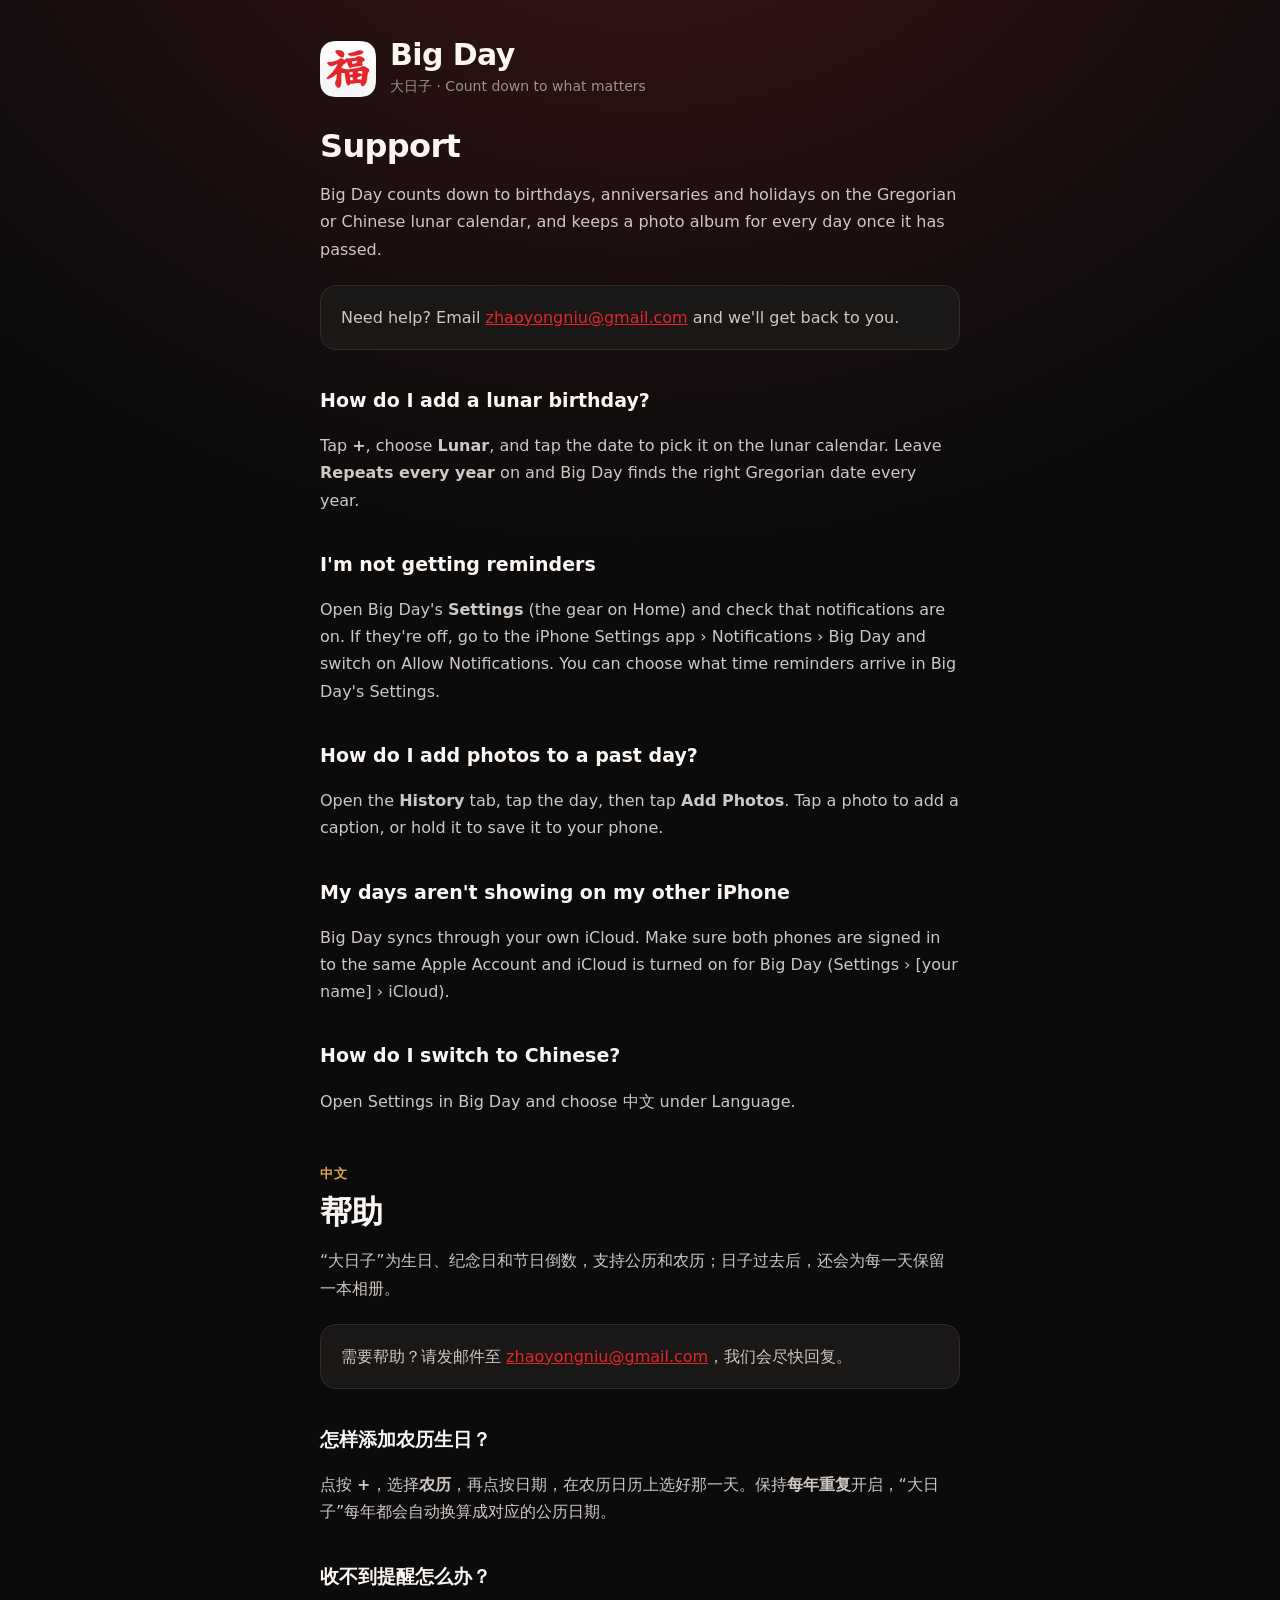
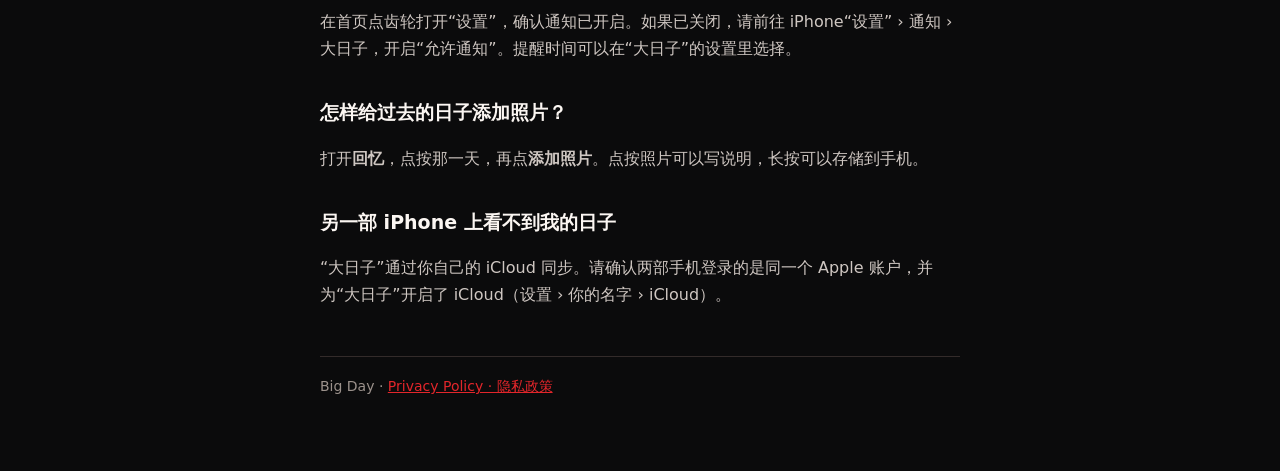
<file: bigday/index.html>
<!doctype html>
<html lang="en">
<head>
<meta charset="utf-8">
<meta name="viewport" content="width=device-width, initial-scale=1">
<title>Big Day Support</title>
<meta name="description" content="Help with Big Day, the countdown app for Gregorian and Chinese lunar dates.">
<link rel="stylesheet" href="style.css">
</head>
<body>
<main>
  <header>
    <img src="logo.png" alt="">
    <div><div class="brand">Big Day</div><div class="tag">大日子 · Count down to what matters</div></div>
  </header>

  <h1>Support</h1>
  <p>Big Day counts down to birthdays, anniversaries and holidays on the Gregorian or Chinese lunar calendar, and keeps a photo album for every day once it has passed.</p>

  <div class="card"><p>Need help? Email <a href="mailto:zhaoyongniu@gmail.com">zhaoyongniu@gmail.com</a> and we'll get back to you.</p></div>

  <h2>How do I add a lunar birthday?</h2>
  <p>Tap <strong>+</strong>, choose <strong>Lunar</strong>, and tap the date to pick it on the lunar calendar. Leave <strong>Repeats every year</strong> on and Big Day finds the right Gregorian date every year.</p>

  <h2>I'm not getting reminders</h2>
  <p>Open Big Day's <strong>Settings</strong> (the gear on Home) and check that notifications are on. If they're off, go to the iPhone Settings app › Notifications › Big Day and switch on Allow Notifications. You can choose what time reminders arrive in Big Day's Settings.</p>

  <h2>How do I add photos to a past day?</h2>
  <p>Open the <strong>History</strong> tab, tap the day, then tap <strong>Add Photos</strong>. Tap a photo to add a caption, or hold it to save it to your phone.</p>

  <h2>My days aren't showing on my other iPhone</h2>
  <p>Big Day syncs through your own iCloud. Make sure both phones are signed in to the same Apple Account and iCloud is turned on for Big Day (Settings › [your name] › iCloud).</p>

  <h2>How do I switch to Chinese?</h2>
  <p>Open Settings in Big Day and choose 中文 under Language.</p>

  <div class="lang">中文</div>
  <h1>帮助</h1>
  <p>“大日子”为生日、纪念日和节日倒数，支持公历和农历；日子过去后，还会为每一天保留一本相册。</p>

  <div class="card"><p>需要帮助？请发邮件至 <a href="mailto:zhaoyongniu@gmail.com">zhaoyongniu@gmail.com</a>，我们会尽快回复。</p></div>

  <h2>怎样添加农历生日？</h2>
  <p>点按 <strong>+</strong>，选择<strong>农历</strong>，再点按日期，在农历日历上选好那一天。保持<strong>每年重复</strong>开启，“大日子”每年都会自动换算成对应的公历日期。</p>

  <h2>收不到提醒怎么办？</h2>
  <p>在首页点齿轮打开“设置”，确认通知已开启。如果已关闭，请前往 iPhone“设置” › 通知 › 大日子，开启“允许通知”。提醒时间可以在“大日子”的设置里选择。</p>

  <h2>怎样给过去的日子添加照片？</h2>
  <p>打开<strong>回忆</strong>，点按那一天，再点<strong>添加照片</strong>。点按照片可以写说明，长按可以存储到手机。</p>

  <h2>另一部 iPhone 上看不到我的日子</h2>
  <p>“大日子”通过你自己的 iCloud 同步。请确认两部手机登录的是同一个 Apple 账户，并为“大日子”开启了 iCloud（设置 › 你的名字 › iCloud）。</p>

  <footer>Big Day · <a href="privacy/">Privacy Policy · 隐私政策</a></footer>
</main>
</body>
</html>
</file>
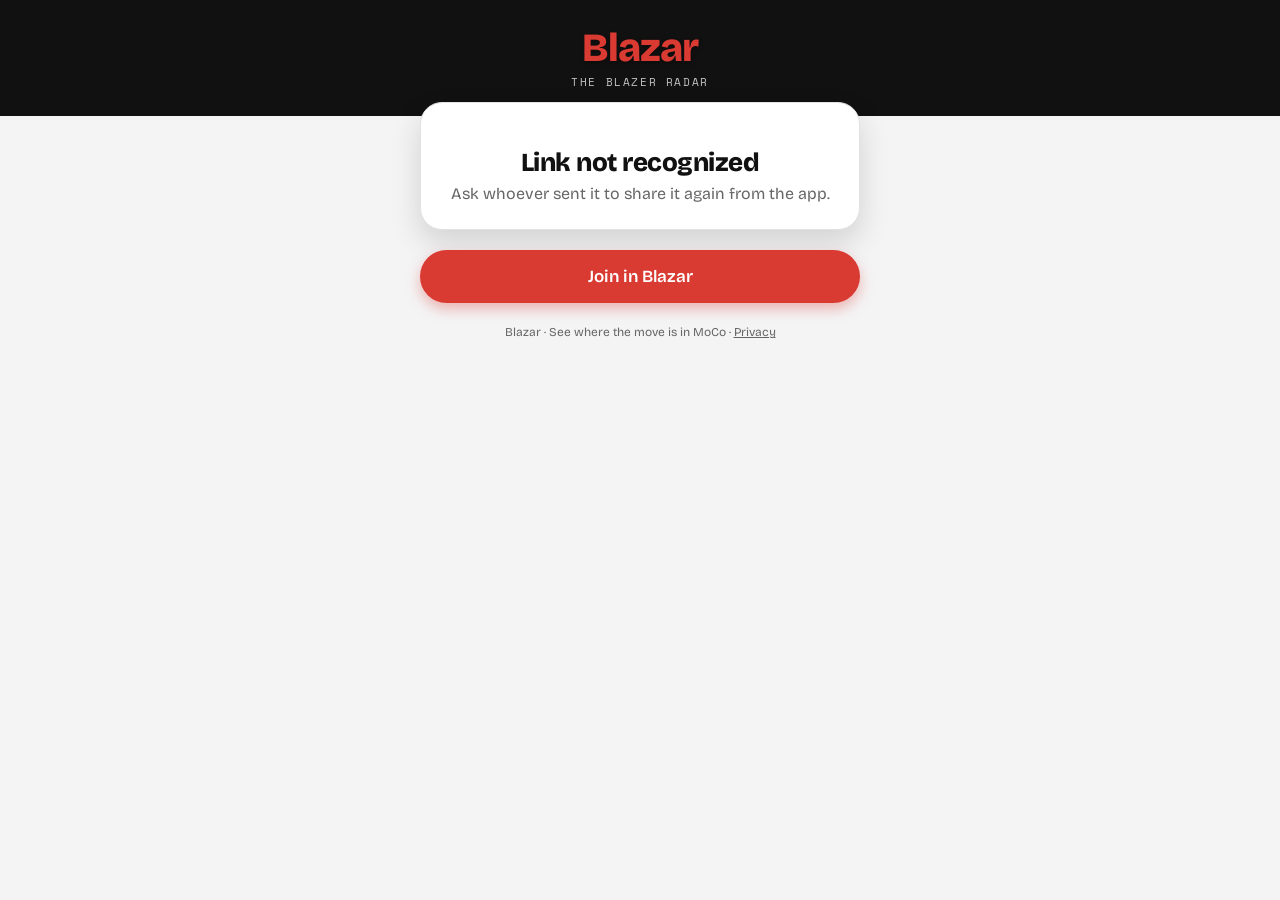
<file: g/index.html>
<!DOCTYPE html>
<html lang="en">
<head>
  <meta charset="UTF-8" />
  <meta name="viewport" content="width=device-width, initial-scale=1.0, viewport-fit=cover" />
  <title>Join a Group · Blazar</title>
  <meta name="description" content="You're invited to join a group on Blazar." />
  <meta property="og:title" content="You're invited to join a group" />
  <meta property="og:description" content="Tap to join on Blazar." />
  <meta property="og:image" content="https://mocomaps.github.io/g/icon.png" />
  <meta property="og:type" content="website" />
  <meta name="theme-color" content="#111111" />
  <script>
    // Smart App Banner hands this exact link to the app, which joins the group.
    document.write('<meta name="apple-itunes-app" content="app-id=6791011626, app-argument=' +
      location.href.replace(/"/g, "") + '">');
  </script>
  <link rel="icon" href="icon.png" />
  <link rel="preconnect" href="https://fonts.googleapis.com" />
  <link rel="preconnect" href="https://fonts.gstatic.com" crossorigin />
  <link href="https://fonts.googleapis.com/css2?family=Bricolage+Grotesque:opsz,wght@12..96,400;12..96,600;12..96,800&family=Space+Mono:wght@400;700&display=swap" rel="stylesheet" />
  <style>
    :root {
      --ink900: #111111; --paper200: #E9E9EB; --line: #E2E2E5;
      --gold500: #D93A32; --gold700: #A51F18;
      --bg: #F4F4F5; --card: #FFFFFF; --text: #111111; --muted: #666666;
    }
    @media (prefers-color-scheme: dark) {
      :root {
        --bg: #0B0B0B; --card: #1E1E1E; --text: #FFFFFF; --muted: #ADADAD;
        --line: #333333; --paper200: #2A2A2A; --gold700: #F06A62;
      }
    }
    * { box-sizing: border-box; margin: 0; }
    html, body { background: var(--bg); color: var(--text); }
    body {
      font-family: "Bricolage Grotesque", -apple-system, system-ui, sans-serif;
      min-height: 100vh; display: flex; flex-direction: column; align-items: center;
      padding: 0 0 40px; overflow-x: hidden;
    }
    .band {
      width: 100%; background: var(--ink900);
      padding: max(28px, env(safe-area-inset-top)) 16px 26px;
      display: flex; justify-content: center;
    }
    .wordmark {
      font-weight: 800; font-size: 40px; line-height: 1; letter-spacing: -1px; color: var(--gold500);
      text-align: center; text-shadow: 0 2px 4px rgba(0,0,0,.35);
    }
    .wordmark span {
      display: block; margin-top: 6px; font: 400 11px "Space Mono", ui-monospace, monospace;
      letter-spacing: 1.6px; text-transform: uppercase; color: #FFFFFF; opacity: .75; text-shadow: none;
    }
    main { width: 100%; max-width: 472px; padding: 0 16px; margin-top: -14px; }
    .card {
      background: var(--card); border: 1.5px solid var(--line); border-radius: 22px;
      padding: 26px 22px 22px; box-shadow: 0 13px 30px rgba(0,0,0,.14);
    }
    .kicker {
      font-family: "Space Mono", ui-monospace, monospace; font-size: 11px; letter-spacing: 1.4px;
      text-transform: uppercase; color: var(--gold700);
    }
    .kicker.proposal { color: var(--muted); }
    h1 { font-weight: 800; font-size: 34px; line-height: 1.05; letter-spacing: -0.5px; margin: 10px 0 8px; overflow-wrap: anywhere; }
    .when { font-size: 16px; color: var(--muted); }
    .rule { height: 2px; background: var(--text); margin: 18px 0 16px; }
    .row { display: flex; gap: 10px; align-items: baseline; font-size: 15px; margin: 6px 0; }
    .row b { font-weight: 600; }
    .pill {
      display: inline-block; font-family: "Space Mono", monospace; font-size: 10px; letter-spacing: .6px;
      text-transform: uppercase; padding: 4px 9px; border-radius: 99px; background: var(--paper200);
      color: var(--text); margin-left: 6px; vertical-align: middle;
    }
    .note { font-size: 13px; color: var(--muted); margin-top: 14px; line-height: 1.45; }
    .center { text-align: center; }
    .btn {
      display: flex; align-items: center; justify-content: center; gap: 8px; width: 100%;
      font: 600 17px "Bricolage Grotesque", sans-serif; text-decoration: none;
      padding: 16px; border-radius: 999px; margin-top: 12px;
    }
    .btn.primary { background: var(--gold500); color: #FFFFFF; box-shadow: 0 6px 14px rgba(217,58,50,.35); margin-top: 20px; }
    .state { text-align: center; padding: 10px 0 4px; }
    .state h1 { font-size: 26px; }
    .foot { text-align: center; font-size: 12px; color: var(--muted); margin-top: 22px; }
    .foot a { color: var(--muted); }
    .skeleton { background: var(--paper200); border-radius: 8px; height: 14px; margin: 10px 0; }
    .hidden { display: none; }
  </style>
</head>
<body>
  <div class="band"><div class="wordmark">Blazar<span>The Blazer Radar</span></div></div>
  <main>
    <div class="card" id="card">
      <div class="skeleton" style="width:40%"></div>
      <div class="skeleton" style="height:32px;width:85%"></div>
      <div class="skeleton" style="width:60%"></div>
    </div>

    <a class="btn primary" id="open" href="https://apps.apple.com/app/id6791011626">Join in Blazar</a>

    <p class="foot">Blazar · See where the move is in MoCo · <a href="https://yongniuz.github.io/mocomaps-privacy/#privacy">Privacy</a></p>
  </main>

  <script>
    // Publishable key: safe in a browser; the preview RPC returns only the
    // group's name and size, and only to someone holding its code.
    const SUPABASE_URL = "https://amhuwtbrlwuukoyrsbjs.supabase.co";
    const SUPABASE_KEY = "sb_publishable__6WOFOo0VKwt0gC0f2oCFw_xODN-JNP";
    const isIOS = /iPhone|iPad|iPod/.test(navigator.userAgent) ||
                  (navigator.platform === "MacIntel" && navigator.maxTouchPoints > 1);
    const APP_STORE = "https://apps.apple.com/app/id6791011626";

    const code = (new URLSearchParams(location.search).get("c") || "").trim();
    const valid = /^[A-Za-z0-9_-]{3,20}$/.test(code);
    const card = document.getElementById("card");

    // Try the app; still here a moment later = not installed, so App Store.
    if (isIOS) {
      document.getElementById("open").addEventListener("click", (e) => {
        e.preventDefault();
        let left = false;
        const markLeft = () => { left = true; };
        document.addEventListener("visibilitychange", () => { if (document.hidden) markLeft(); }, { once: true });
        window.addEventListener("pagehide", markLeft, { once: true });
        setTimeout(() => { if (!left && !document.hidden) location.href = APP_STORE; }, 2000);
        location.href = valid ? "mocomaps://g/" + encodeURIComponent(code) : "mocomaps://";
      });
    }

    const esc = (s) => String(s).replace(/[&<>"']/g, (c) =>
      ({ "&": "&amp;", "<": "&lt;", ">": "&gt;", '"': "&quot;", "'": "&#39;" }[c]));

    function stateCard(title, body) {
      card.innerHTML = `<div class="state"><h1>${esc(title)}</h1><p class="when">${esc(body)}</p></div>`;
    }

    async function load() {
      if (!valid) return stateCard("Link not recognized", "Ask whoever sent it to share it again from the app.");
      try {
        const res = await fetch(`${SUPABASE_URL}/rest/v1/rpc/group_link_preview`, {
          method: "POST",
          headers: { apikey: SUPABASE_KEY, "Content-Type": "application/json" },
          body: JSON.stringify({ p_code: code }),
        });
        const g = res.ok ? await res.json() : null;
        if (!g) return stateCard("This link doesn't work anymore", "The group changed its link. Ask for a new one.");
        const n = g.member_count;
        document.title = `Join ${g.name} · Blazar`;
        card.innerHTML = `
          <div class="kicker">You're invited to join</div>
          <h1>${esc(g.name)}</h1>
          <div class="when">${n} ${n === 1 ? "member" : "members"}</div>`;
      } catch (e) {
        stateCard("Couldn't load the group", "Check your connection and try again, or open it in the app.");
      }
    }
    load();
  </script>
</body>
</html>
</file>
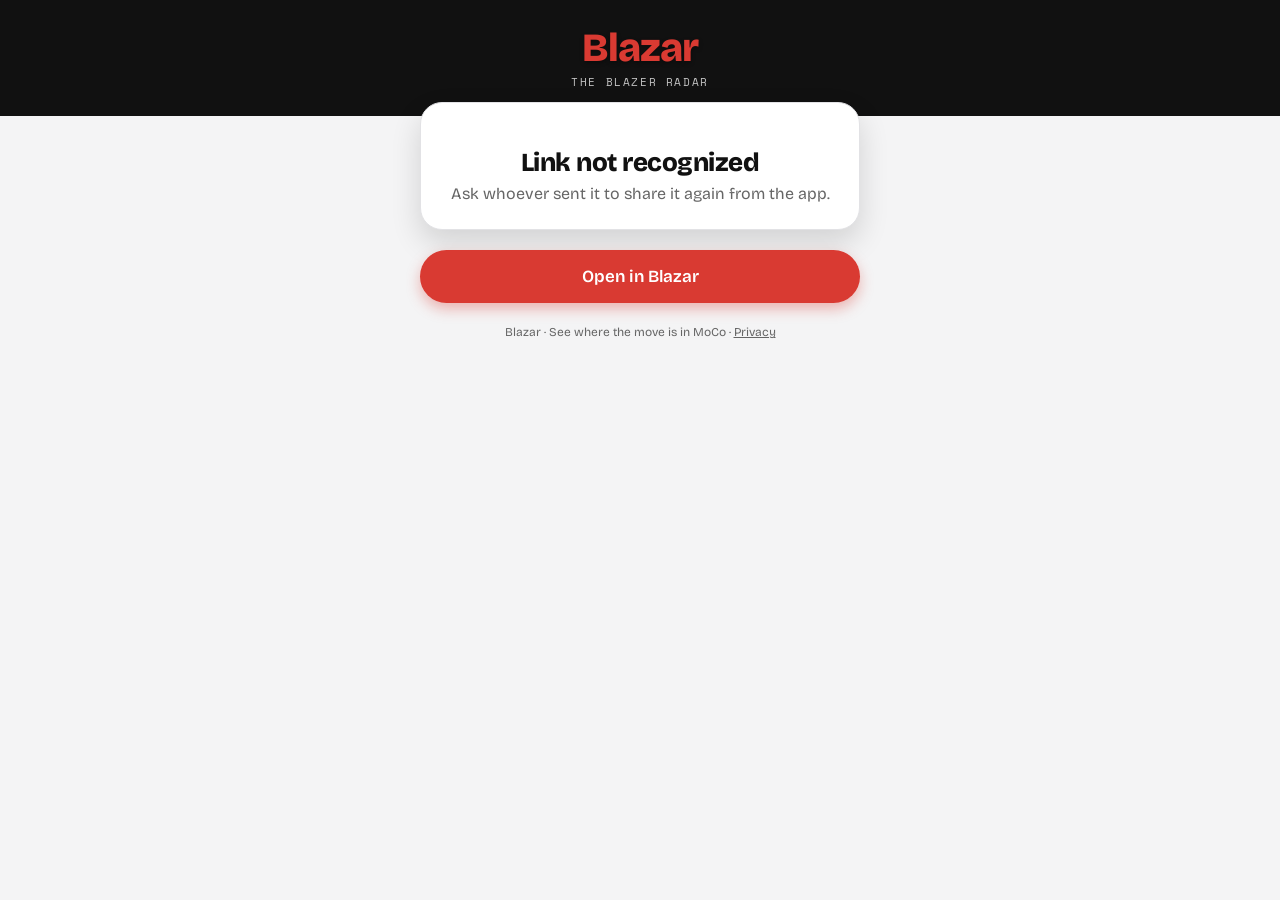
<file: h/index.html>
<!DOCTYPE html>
<html lang="en">
<head>
  <meta charset="UTF-8" />
  <meta name="viewport" content="width=device-width, initial-scale=1.0, viewport-fit=cover" />
  <title>You're Invited · Blazar</title>
  <meta name="description" content="Someone invited you to an event on Blazar — see where the move is in MoCo." />
  <meta property="og:title" content="You're invited to an event" />
  <meta property="og:description" content="Tap to see the plan and RSVP on Blazar." />
  <meta property="og:image" content="https://mocomaps.github.io/h/icon.png" />
  <meta property="og:type" content="website" />
  <meta name="theme-color" content="#111111" />
  <script>
    // Safari's Smart App Banner: "Open" if Blazar is installed, "Get" if
    // not. app-argument hands this exact link to the app, which opens the
    // hangout. Written during parsing so Safari sees it like a static tag.
    document.write('<meta name="apple-itunes-app" content="app-id=6791011626, app-argument=' +
      location.href.replace(/"/g, "") + '">');
  </script>
  <link rel="icon" href="icon.png" />
  <link rel="preconnect" href="https://fonts.googleapis.com" />
  <link rel="preconnect" href="https://fonts.gstatic.com" crossorigin />
  <link href="https://fonts.googleapis.com/css2?family=Bricolage+Grotesque:opsz,wght@12..96,400;12..96,600;12..96,800&family=Space+Mono:wght@400;700&display=swap" rel="stylesheet" />
  <style>
    :root {
      --ink900: #111111; --paper200: #E9E9EB; --line: #E2E2E5;
      --gold500: #D93A32; --gold700: #A51F18;
      --bg: #F4F4F5; --card: #FFFFFF; --text: #111111; --muted: #666666;
    }
    @media (prefers-color-scheme: dark) {
      :root {
        --bg: #0B0B0B; --card: #1E1E1E; --text: #FFFFFF; --muted: #ADADAD;
        --line: #333333; --paper200: #2A2A2A; --gold700: #F06A62;
      }
    }
    * { box-sizing: border-box; margin: 0; }
    html, body { background: var(--bg); color: var(--text); }
    body {
      font-family: "Bricolage Grotesque", -apple-system, system-ui, sans-serif;
      min-height: 100vh; display: flex; flex-direction: column; align-items: center;
      padding: 0 0 40px; overflow-x: hidden;
    }
    .band {
      width: 100%; background: var(--ink900);
      padding: max(28px, env(safe-area-inset-top)) 16px 26px;
      display: flex; justify-content: center;
    }
    .wordmark {
      font-weight: 800; font-size: 40px; line-height: 1; letter-spacing: -1px; color: var(--gold500);
      text-align: center; text-shadow: 0 2px 4px rgba(0,0,0,.35);
    }
    .wordmark span {
      display: block; margin-top: 6px; font: 400 11px "Space Mono", ui-monospace, monospace;
      letter-spacing: 1.6px; text-transform: uppercase; color: #FFFFFF; opacity: .75; text-shadow: none;
    }
    main { width: 100%; max-width: 472px; padding: 0 16px; margin-top: -14px; }
    .card {
      background: var(--card); border: 1.5px solid var(--line); border-radius: 22px;
      padding: 26px 22px 22px; box-shadow: 0 13px 30px rgba(0,0,0,.14);
    }
    .kicker {
      font-family: "Space Mono", ui-monospace, monospace; font-size: 11px; letter-spacing: 1.4px;
      text-transform: uppercase; color: var(--gold700);
    }
    .kicker.proposal { color: var(--muted); }
    h1 { font-weight: 800; font-size: 34px; line-height: 1.05; letter-spacing: -0.5px; margin: 10px 0 8px; overflow-wrap: anywhere; }
    .when { font-size: 16px; color: var(--muted); }
    .rule { height: 2px; background: var(--text); margin: 18px 0 16px; }
    .row { display: flex; gap: 10px; align-items: baseline; font-size: 15px; margin: 6px 0; }
    .row b { font-weight: 600; }
    .pill {
      display: inline-block; font-family: "Space Mono", monospace; font-size: 10px; letter-spacing: .6px;
      text-transform: uppercase; padding: 4px 9px; border-radius: 99px; background: var(--paper200);
      color: var(--text); margin-left: 6px; vertical-align: middle;
    }
    .note { font-size: 13px; color: var(--muted); margin-top: 14px; line-height: 1.45; }
    .center { text-align: center; }
    .btn {
      display: flex; align-items: center; justify-content: center; gap: 8px; width: 100%;
      font: 600 17px "Bricolage Grotesque", sans-serif; text-decoration: none;
      padding: 16px; border-radius: 999px; margin-top: 12px;
    }
    .btn.primary { background: var(--gold500); color: #FFFFFF; box-shadow: 0 6px 14px rgba(217,58,50,.35); margin-top: 20px; }
    .state { text-align: center; padding: 10px 0 4px; }
    .state h1 { font-size: 26px; }
    .foot { text-align: center; font-size: 12px; color: var(--muted); margin-top: 22px; }
    .foot a { color: var(--muted); }
    .skeleton { background: var(--paper200); border-radius: 8px; height: 14px; margin: 10px 0; }
    .hidden { display: none; }
  </style>
</head>
<body>
  <div class="band"><div class="wordmark">Blazar<span>The Blazer Radar</span></div></div>
  <main>
    <div class="card" id="card">
      <div class="skeleton" style="width:40%"></div>
      <div class="skeleton" style="height:32px;width:85%"></div>
      <div class="skeleton" style="width:60%"></div>
    </div>

    <!-- One button: opens the app, or the App Store if it isn't installed -->
    <a class="btn primary" id="open" href="https://apps.apple.com/app/id6791011626">Open in Blazar</a>

    <p class="foot">Blazar · See where the move is in MoCo · <a href="https://yongniuz.github.io/mocomaps-privacy/#privacy">Privacy</a></p>
  </main>

  <script>
    // Supabase publishable key — safe in a browser by design; it can only call
    // what row-level security allows. The preview RPC returns name, time, host
    // and head-counts only. Never location, notes or who's going.
    const SUPABASE_URL = "https://amhuwtbrlwuukoyrsbjs.supabase.co";
    const SUPABASE_KEY = "sb_publishable__6WOFOo0VKwt0gC0f2oCFw_xODN-JNP";

    // iPadOS reports itself as a Mac; the touch check catches it.
    const isIOS = /iPhone|iPad|iPod/.test(navigator.userAgent) ||
                  (navigator.platform === "MacIntel" && navigator.maxTouchPoints > 1);
    const APP_STORE = "https://apps.apple.com/app/id6791011626";

    const token = new URLSearchParams(location.search).get("t") || "";
    const valid = /^[A-Za-z0-9]{8,64}$/.test(token);
    const card = document.getElementById("card");

    // Try the app; if the page is still on screen a moment later, the app
    // isn't installed, so go to the App Store. Off iPhone the button is just
    // an App Store link (its default href).
    if (isIOS) {
      document.getElementById("open").addEventListener("click", (e) => {
        e.preventDefault();
        let left = false;
        const markLeft = () => { left = true; };
        document.addEventListener("visibilitychange", () => { if (document.hidden) markLeft(); }, { once: true });
        window.addEventListener("pagehide", markLeft, { once: true });
        setTimeout(() => { if (!left && !document.hidden) location.href = APP_STORE; }, 2000);
        location.href = valid ? "mocomaps://h/" + token : "mocomaps://";
      });
    }

    const esc = (s) => String(s).replace(/[&<>"']/g, (c) =>
      ({ "&": "&amp;", "<": "&lt;", ">": "&gt;", '"': "&quot;", "'": "&#39;" }[c]));

    function fmt(iso) {
      return new Date(iso).toLocaleString(undefined,
        { weekday: "short", month: "short", day: "numeric", hour: "numeric", minute: "2-digit" });
    }

    function stateCard(title, body) {
      card.innerHTML = `<div class="state"><h1>${esc(title)}</h1><p class="when">${esc(body)}</p></div>`;
    }

    async function load() {
      if (!valid) return stateCard("Link not recognized", "Ask whoever sent it to share it again from the app.");
      try {
        const res = await fetch(`${SUPABASE_URL}/rest/v1/rpc/shared_hangout_preview`, {
          method: "POST",
          headers: { apikey: SUPABASE_KEY, "Content-Type": "application/json" },
          body: JSON.stringify({ p_token: token }),
        });
        const h = res.ok ? await res.json() : null;
        if (!h) return stateCard("This plan is gone", "It was deleted or it's already over. Open Blazar to see what's happening now.");

        const end = h.ends_at ? " – " + new Date(h.ends_at).toLocaleTimeString(undefined, { hour: "numeric", minute: "2-digit" }) : "";
        const counts = h.is_proposal
          ? `<div class="row">🙋 <span><b>${h.interested}</b> interested so far</span></div>`
          : `<div class="row">✅ <span><b>${h.going}</b> going${h.interested ? ` · ${h.interested} interested` : ""}</span></div>`;
        document.title = `${h.name} · Blazar`;
        card.innerHTML = `
          <div class="kicker ${h.is_proposal ? "proposal" : ""}">${h.is_proposal ? "Proposed plan" : "You're invited"}${h.is_past ? '<span class="pill">Happened</span>' : ""}</div>
          <h1>${esc(h.name)}</h1>
          <div class="when">${esc(fmt(h.starts_at) + end)}</div>
          <div class="rule"></div>
          <div class="row">👤 <span>Posted by <b>${esc(h.host)}</b></span></div>
          ${counts}`;
      } catch (e) {
        stateCard("Couldn't load the plan", "Check your connection and try again — or open it in the app.");
      }
    }
    load();
  </script>
</body>
</html>
</file>
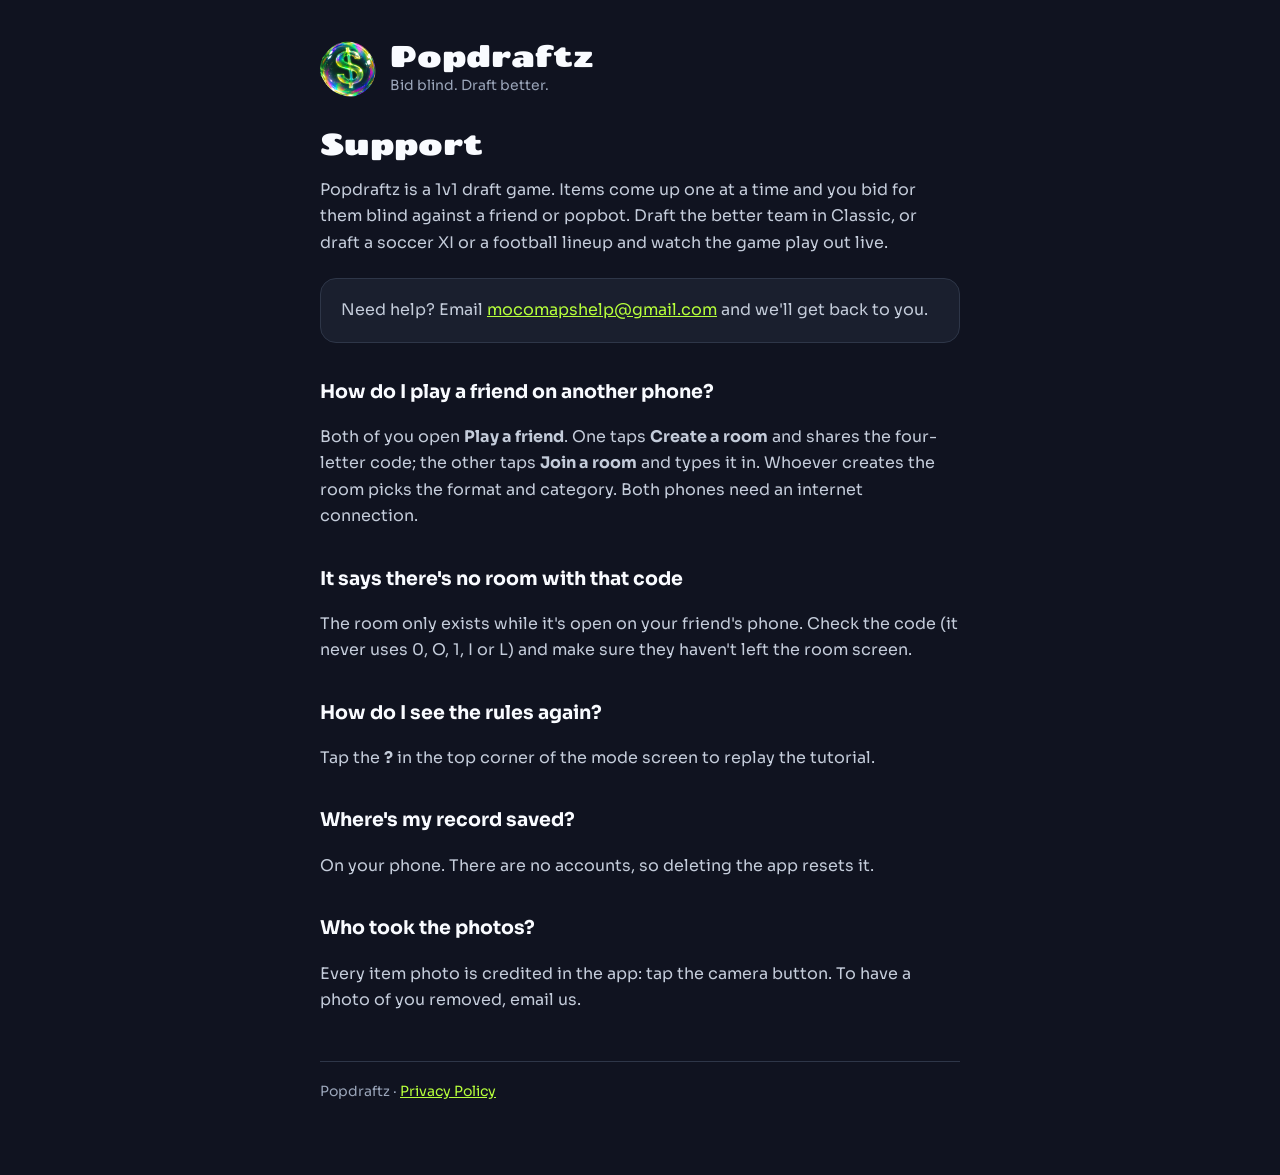
<file: popdraftz/index.html>
<!doctype html>
<html lang="en">
<head>
<meta charset="utf-8">
<meta name="viewport" content="width=device-width, initial-scale=1">
<title>Popdraftz Support</title>
<meta name="description" content="Help with Popdraftz, the 1v1 blind-bid draft game.">
<link rel="preconnect" href="https://fonts.googleapis.com">
<link href="https://fonts.googleapis.com/css2?family=Chango&family=Sora:wght@400;600&display=swap" rel="stylesheet">
<link rel="stylesheet" href="style.css">
</head>
<body>
<main>
  <header>
    <img src="logo.png" alt="">
    <div><div class="brand">Popdraftz</div><div class="tag">Bid blind. Draft better.</div></div>
  </header>

  <h1>Support</h1>
  <p>Popdraftz is a 1v1 draft game. Items come up one at a time and you bid for them blind against a friend or popbot. Draft the better team in Classic, or draft a soccer XI or a football lineup and watch the game play out live.</p>

  <div class="card"><p>Need help? Email <a href="mailto:mocomapshelp@gmail.com">mocomapshelp@gmail.com</a> and we'll get back to you.</p></div>

  <h2>How do I play a friend on another phone?</h2>
  <p>Both of you open <strong>Play a friend</strong>. One taps <strong>Create a room</strong> and shares the four-letter code; the other taps <strong>Join a room</strong> and types it in. Whoever creates the room picks the format and category. Both phones need an internet connection.</p>

  <h2>It says there's no room with that code</h2>
  <p>The room only exists while it's open on your friend's phone. Check the code (it never uses 0, O, 1, I or L) and make sure they haven't left the room screen.</p>

  <h2>How do I see the rules again?</h2>
  <p>Tap the <strong>?</strong> in the top corner of the mode screen to replay the tutorial.</p>

  <h2>Where's my record saved?</h2>
  <p>On your phone. There are no accounts, so deleting the app resets it.</p>

  <h2>Who took the photos?</h2>
  <p>Every item photo is credited in the app: tap the camera button. To have a photo of you removed, email us.</p>

  <footer>Popdraftz · <a href="privacy/">Privacy Policy</a></footer>
</main>
</body>
</html>
</file>
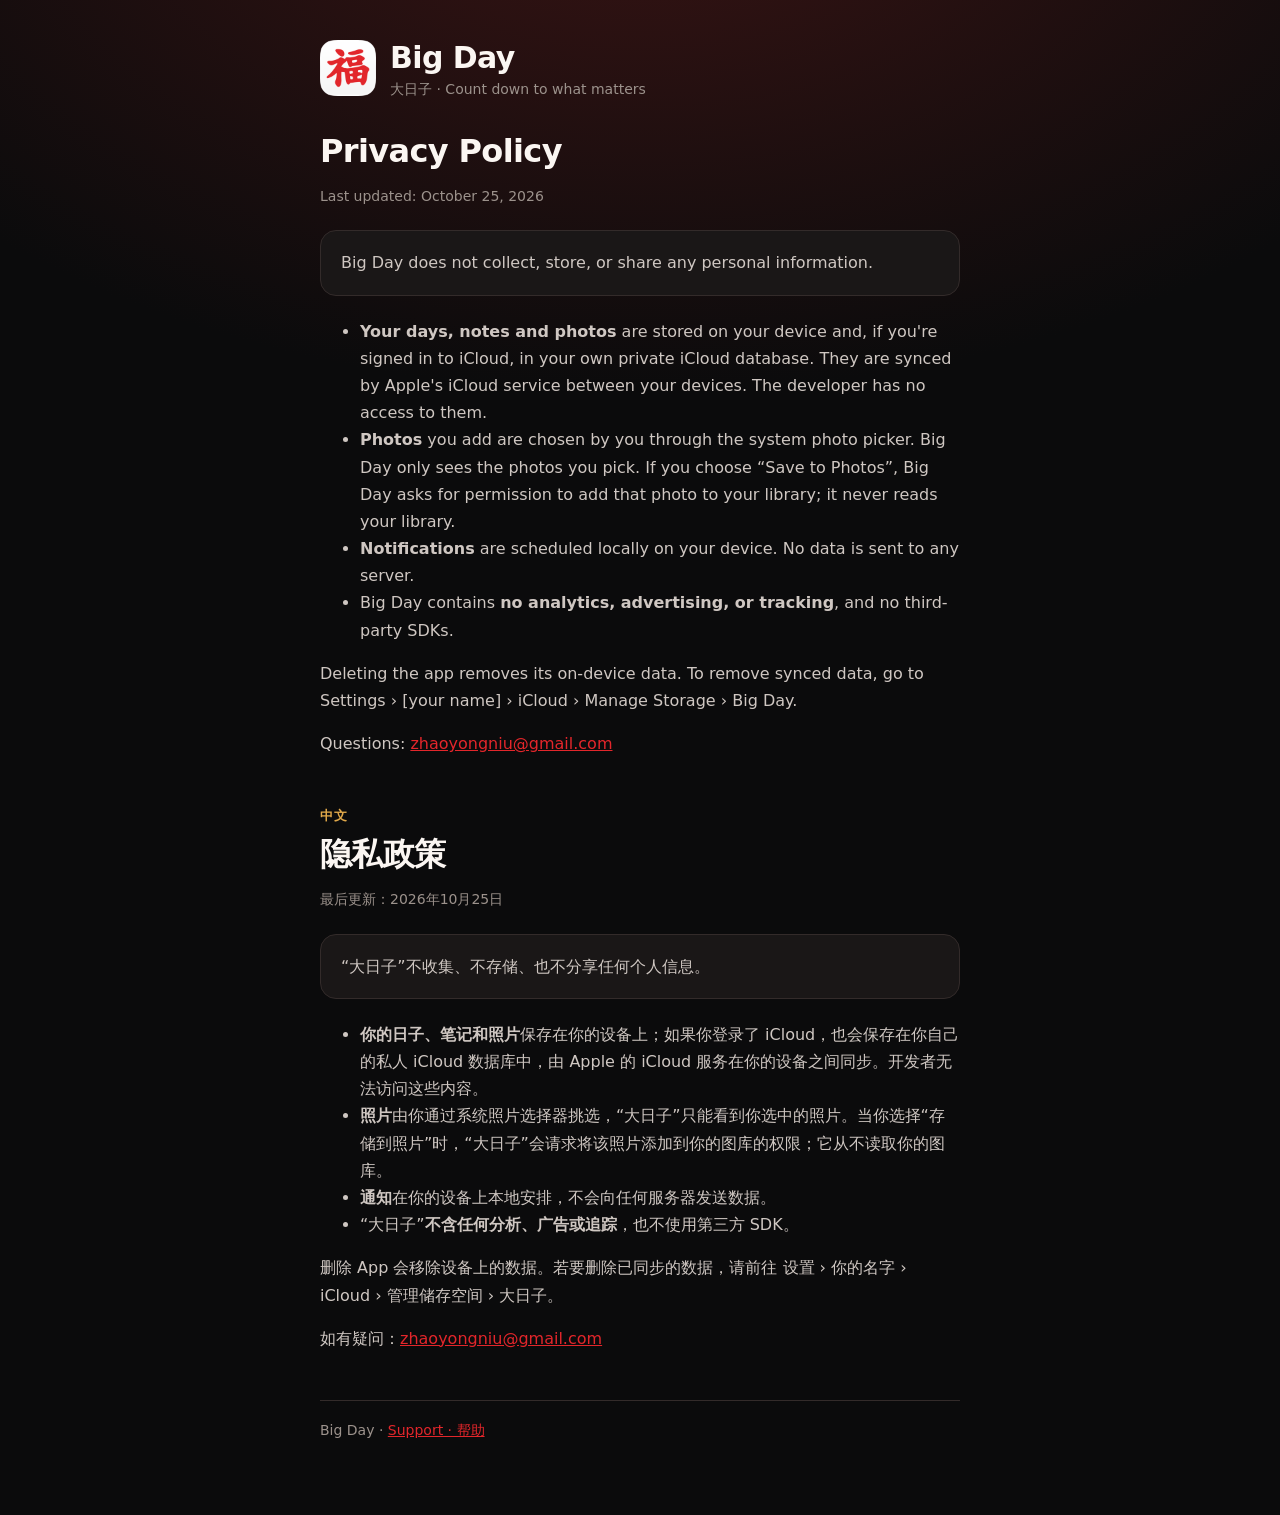
<file: bigday/privacy/index.html>
<!doctype html>
<html lang="en">
<head>
<meta charset="utf-8">
<meta name="viewport" content="width=device-width, initial-scale=1">
<title>Big Day Privacy Policy</title>
<meta name="description" content="Big Day does not collect, store, or share any personal information.">
<link rel="stylesheet" href="../style.css">
</head>
<body>
<main>
  <header>
    <a href="../"><img src="../logo.png" alt=""></a>
    <div><div class="brand">Big Day</div><div class="tag">大日子 · Count down to what matters</div></div>
  </header>

  <h1>Privacy Policy</h1>
  <p class="updated">Last updated: October 25, 2026</p>
  <div class="card"><p>Big Day does not collect, store, or share any personal information.</p></div>
  <ul>
    <li><strong>Your days, notes and photos</strong> are stored on your device and, if you're signed in to iCloud, in your own private iCloud database. They are synced by Apple's iCloud service between your devices. The developer has no access to them.</li>
    <li><strong>Photos</strong> you add are chosen by you through the system photo picker. Big Day only sees the photos you pick. If you choose “Save to Photos”, Big Day asks for permission to add that photo to your library; it never reads your library.</li>
    <li><strong>Notifications</strong> are scheduled locally on your device. No data is sent to any server.</li>
    <li>Big Day contains <strong>no analytics, advertising, or tracking</strong>, and no third-party SDKs.</li>
  </ul>
  <p>Deleting the app removes its on-device data. To remove synced data, go to Settings › [your name] › iCloud › Manage Storage › Big Day.</p>
  <p>Questions: <a href="mailto:zhaoyongniu@gmail.com">zhaoyongniu@gmail.com</a></p>

  <div class="lang">中文</div>
  <h1>隐私政策</h1>
  <p class="updated">最后更新：2026年10月25日</p>
  <div class="card"><p>“大日子”不收集、不存储、也不分享任何个人信息。</p></div>
  <ul>
    <li><strong>你的日子、笔记和照片</strong>保存在你的设备上；如果你登录了 iCloud，也会保存在你自己的私人 iCloud 数据库中，由 Apple 的 iCloud 服务在你的设备之间同步。开发者无法访问这些内容。</li>
    <li><strong>照片</strong>由你通过系统照片选择器挑选，“大日子”只能看到你选中的照片。当你选择“存储到照片”时，“大日子”会请求将该照片添加到你的图库的权限；它从不读取你的图库。</li>
    <li><strong>通知</strong>在你的设备上本地安排，不会向任何服务器发送数据。</li>
    <li>“大日子”<strong>不含任何分析、广告或追踪</strong>，也不使用第三方 SDK。</li>
  </ul>
  <p>删除 App 会移除设备上的数据。若要删除已同步的数据，请前往 设置 › 你的名字 › iCloud › 管理储存空间 › 大日子。</p>
  <p>如有疑问：<a href="mailto:zhaoyongniu@gmail.com">zhaoyongniu@gmail.com</a></p>

  <footer>Big Day · <a href="../">Support · 帮助</a></footer>
</main>
</body>
</html>
</file>
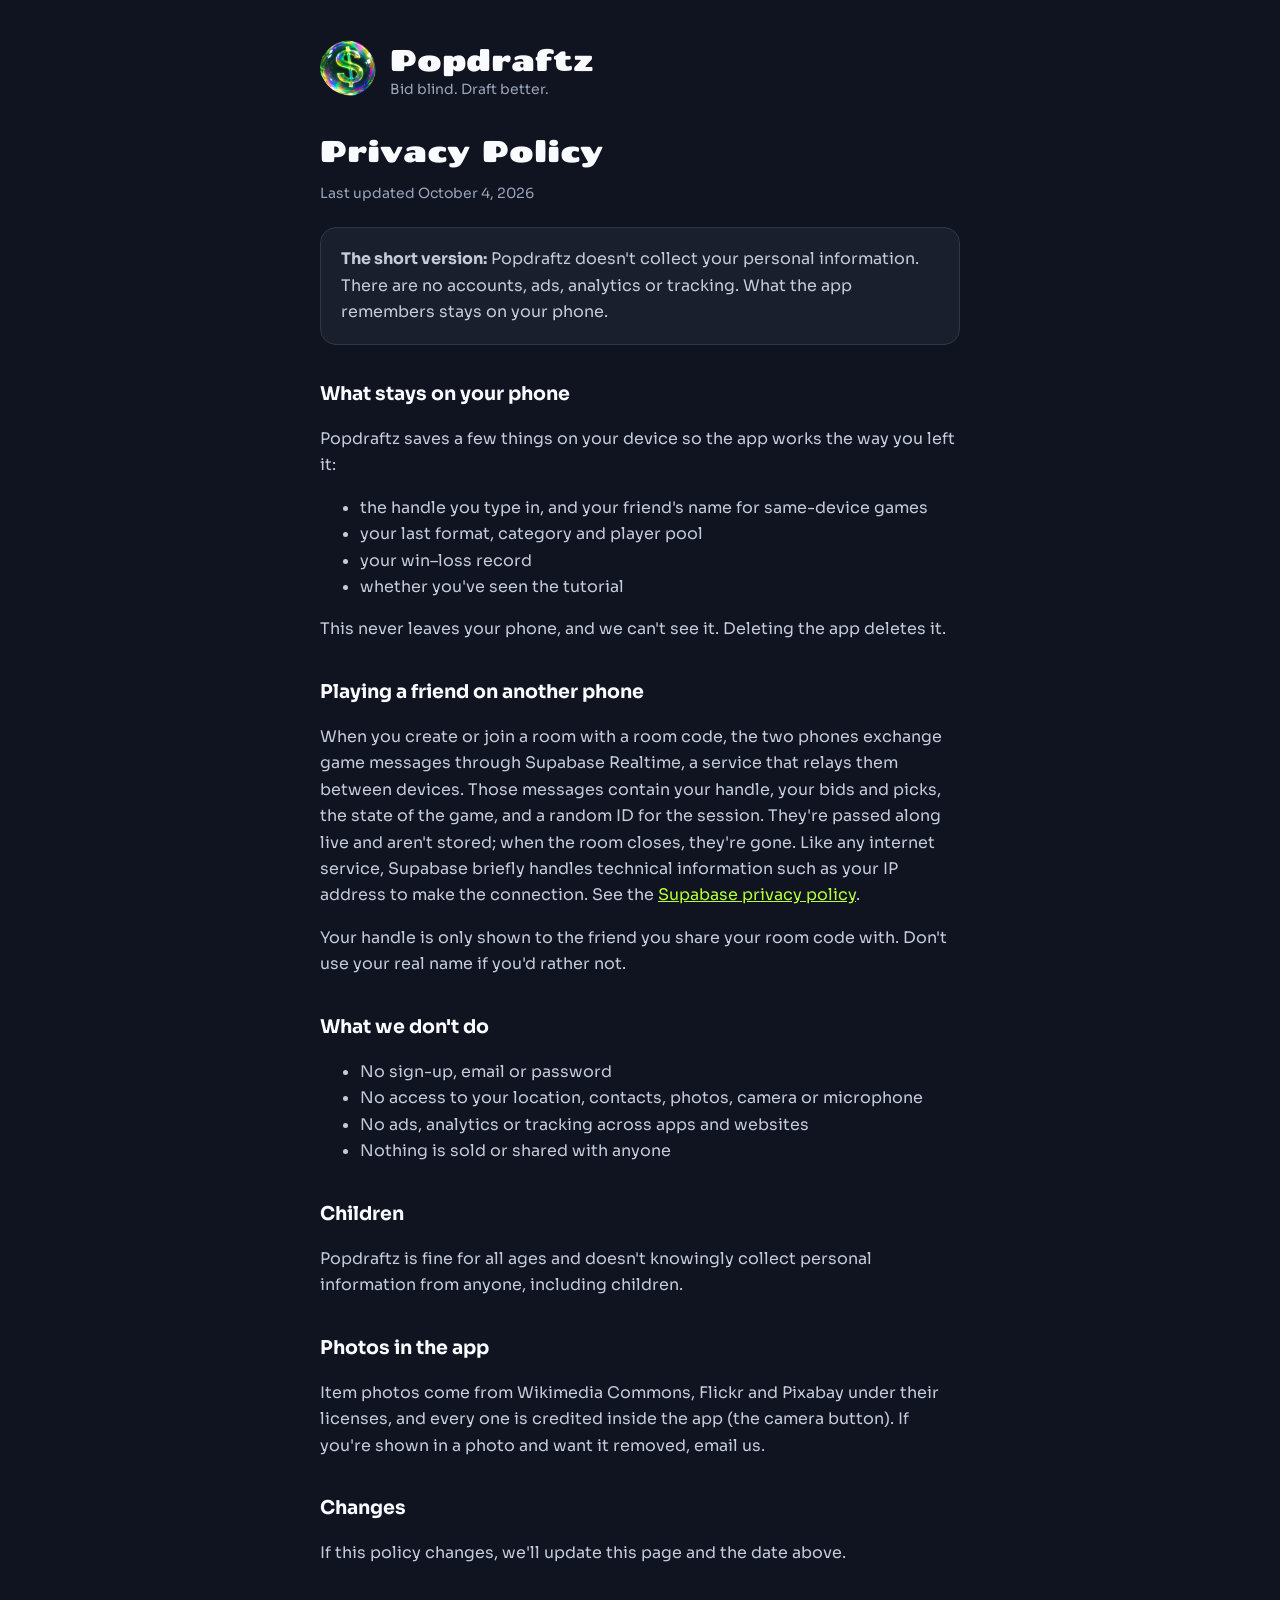
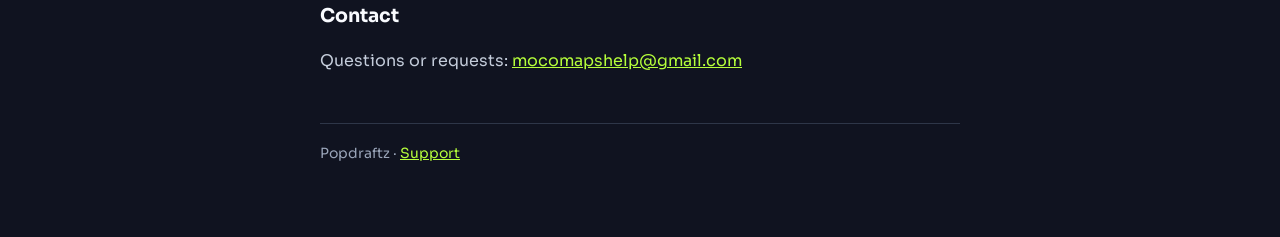
<file: popdraftz/privacy/index.html>
<!doctype html>
<html lang="en">
<head>
<meta charset="utf-8">
<meta name="viewport" content="width=device-width, initial-scale=1">
<title>Popdraftz Privacy Policy</title>
<meta name="description" content="How Popdraftz handles your information: it doesn't collect any.">
<link rel="preconnect" href="https://fonts.googleapis.com">
<link href="https://fonts.googleapis.com/css2?family=Chango&family=Sora:wght@400;600&display=swap" rel="stylesheet">
<link rel="stylesheet" href="../style.css">
</head>
<body>
<main>
  <header>
    <a href="../"><img src="../logo.png" alt=""></a>
    <div><a href="../"><div class="brand">Popdraftz</div></a><div class="tag">Bid blind. Draft better.</div></div>
  </header>

  <h1>Privacy Policy</h1>
  <p class="updated">Last updated October 4, 2026</p>

  <div class="card"><p><strong>The short version:</strong> Popdraftz doesn't collect your personal information. There are no accounts, ads, analytics or tracking. What the app remembers stays on your phone.</p></div>

  <h2>What stays on your phone</h2>
  <p>Popdraftz saves a few things on your device so the app works the way you left it:</p>
  <ul>
    <li>the handle you type in, and your friend's name for same-device games</li>
    <li>your last format, category and player pool</li>
    <li>your win–loss record</li>
    <li>whether you've seen the tutorial</li>
  </ul>
  <p>This never leaves your phone, and we can't see it. Deleting the app deletes it.</p>

  <h2>Playing a friend on another phone</h2>
  <p>When you create or join a room with a room code, the two phones exchange game messages through Supabase Realtime, a service that relays them between devices. Those messages contain your handle, your bids and picks, the state of the game, and a random ID for the session. They're passed along live and aren't stored; when the room closes, they're gone. Like any internet service, Supabase briefly handles technical information such as your IP address to make the connection. See the <a href="https://supabase.com/privacy">Supabase privacy policy</a>.</p>
  <p>Your handle is only shown to the friend you share your room code with. Don't use your real name if you'd rather not.</p>

  <h2>What we don't do</h2>
  <ul>
    <li>No sign-up, email or password</li>
    <li>No access to your location, contacts, photos, camera or microphone</li>
    <li>No ads, analytics or tracking across apps and websites</li>
    <li>Nothing is sold or shared with anyone</li>
  </ul>

  <h2>Children</h2>
  <p>Popdraftz is fine for all ages and doesn't knowingly collect personal information from anyone, including children.</p>

  <h2>Photos in the app</h2>
  <p>Item photos come from Wikimedia Commons, Flickr and Pixabay under their licenses, and every one is credited inside the app (the camera button). If you're shown in a photo and want it removed, email us.</p>

  <h2>Changes</h2>
  <p>If this policy changes, we'll update this page and the date above.</p>

  <h2>Contact</h2>
  <p>Questions or requests: <a href="mailto:mocomapshelp@gmail.com">mocomapshelp@gmail.com</a></p>

  <footer>Popdraftz · <a href="../">Support</a></footer>
</main>
</body>
</html>
</file>
<file: bigday/style.css>
:root { --bg: #0B0B0C; --card: #1A1717; --line: #332B2A; --text: #CFC7C2; --strong: #FBF6F2; --muted: #9C928C; --red: #E3262B; --gold: #E0A84A; }
* { box-sizing: border-box; }
body { margin: 0; background: radial-gradient(120% 60% at 50% -10%, #3A1414 0%, var(--bg) 60%) no-repeat, var(--bg); color: var(--text); font: 16px/1.7 -apple-system, "PingFang SC", system-ui, sans-serif; }
main { max-width: 680px; margin: 0 auto; padding: 40px 20px 72px; }
header { display: flex; align-items: center; gap: 14px; margin-bottom: 28px; }
header img { width: 56px; height: 56px; border-radius: 13px; }
header a { text-decoration: none; }
.brand { font-size: 30px; font-weight: 800; letter-spacing: -0.02em; color: var(--strong); line-height: 1; }
.tag { color: var(--muted); font-size: 14px; margin-top: 5px; }
h1 { font-weight: 800; letter-spacing: -0.02em; color: var(--strong); font-size: 32px; line-height: 1.2; margin: 8px 0 6px; }
h2 { color: var(--strong); font-size: 19px; margin: 34px 0 8px; }
.lang { color: var(--gold); font-size: 13px; font-weight: 700; letter-spacing: 0.08em; text-transform: uppercase; margin: 48px 0 0; }
p, li { max-width: 64ch; }
a { color: var(--red); }
.updated { color: var(--muted); font-size: 14px; }
.card { background: var(--card); border: 1px solid var(--line); border-radius: 16px; padding: 18px 20px; margin: 22px 0; }
.card p { margin: 0; }
footer { margin-top: 48px; color: var(--muted); font-size: 14px; border-top: 1px solid var(--line); padding-top: 18px; }
@media (max-width: 480px) { h1 { font-size: 26px; } .brand { font-size: 26px; } }
</file>
<file: popdraftz/style.css>
:root { --bg: #101320; --card: #1A1F2E; --line: #2E3648; --text: #C4CCDA; --strong: #F9FBFF; --muted: #9AA5B9; --volt: #B6FF3B; }
* { box-sizing: border-box; }
body { margin: 0; background: var(--bg); color: var(--text); font: 16px/1.65 "Sora", -apple-system, system-ui, sans-serif; }
main { max-width: 680px; margin: 0 auto; padding: 40px 20px 72px; }
header { display: flex; align-items: center; gap: 14px; margin-bottom: 28px; }
header img { width: 56px; height: 56px; }
header a { text-decoration: none; }
.brand { font-family: "Chango", serif; font-size: 30px; color: var(--strong); line-height: 1; }
.tag { color: var(--muted); font-size: 14px; margin-top: 4px; }
h1 { font-family: "Chango", serif; font-weight: 400; color: var(--strong); font-size: 30px; line-height: 1.2; margin: 8px 0 6px; }
h2 { color: var(--strong); font-size: 19px; margin: 34px 0 8px; }
p, li { max-width: 64ch; }
a { color: var(--volt); }
.updated { color: var(--muted); font-size: 14px; }
.card { background: var(--card); border: 1px solid var(--line); border-radius: 16px; padding: 18px 20px; margin: 22px 0; }
.card p { margin: 0; }
footer { margin-top: 48px; color: var(--muted); font-size: 14px; border-top: 1px solid var(--line); padding-top: 18px; }
@media (max-width: 480px) { h1 { font-size: 25px; } .brand { font-size: 26px; } }
</file>
